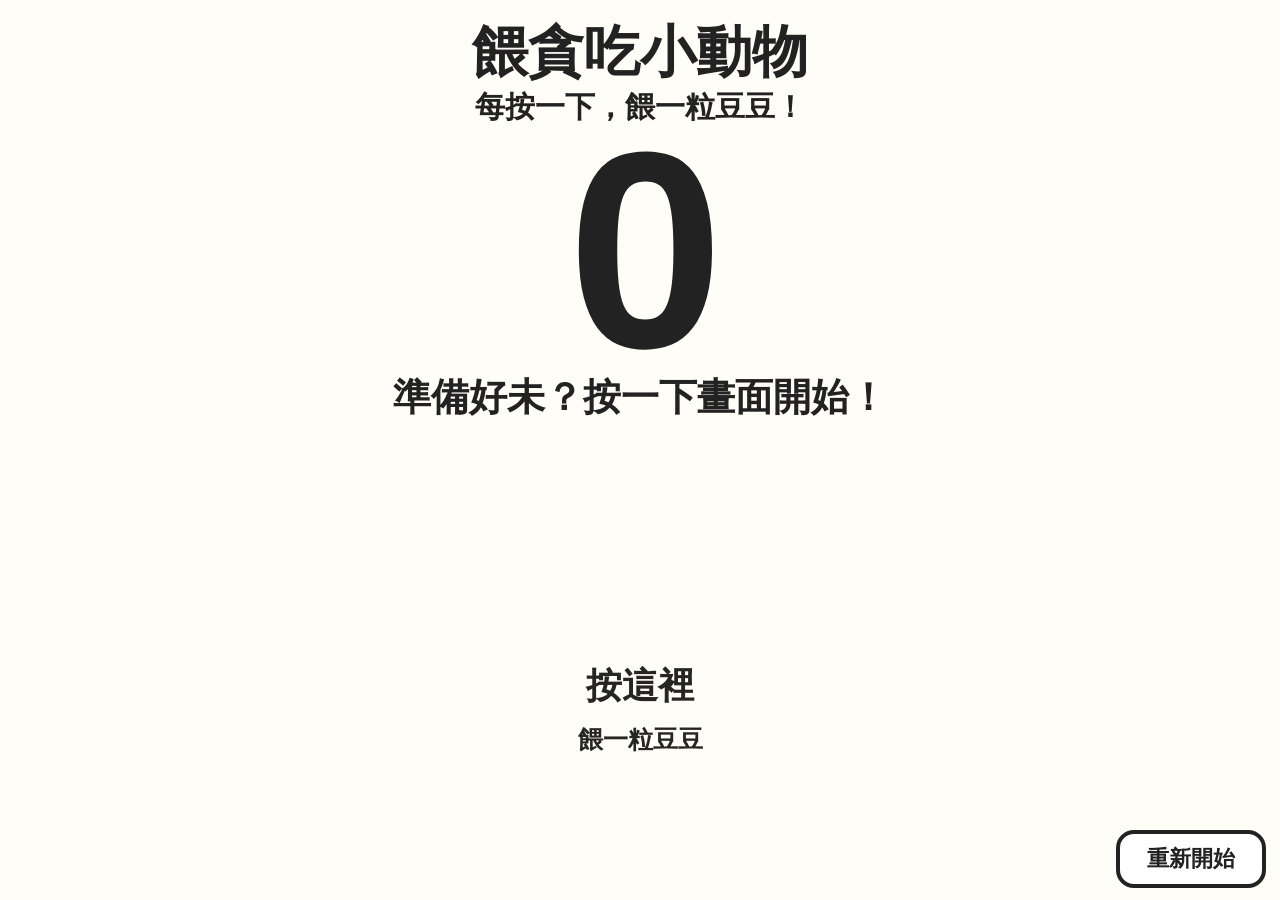
<file: index.html>
<!DOCTYPE html>
<html lang="zh-Hant">
<head>
<meta charset="UTF-8">
<meta name="viewport" content="width=device-width,initial-scale=1,maximum-scale=1,user-scalable=no">
<title>餵貪吃小動物・數數遊戲</title>
<link rel="stylesheet" href="style.css">
</head>
<body>
<main id="game">
<header><div class="title">餵貪吃小動物</div><div class="subtitle">每按一下，餵一粒豆豆！</div></header>
<section class="count-area" aria-live="polite"><div id="count" class="count">0</div><div id="message" class="message">準備好未？按一下畫面開始！</div></section>
<section id="dots" class="dots" aria-label="數量圓點"></section>
<button id="feedButton" class="feed-button" type="button" aria-label="餵一粒豆豆"><span class="button-number">按這裡</span><span class="button-hint">餵一粒豆豆</span></button>
<button id="resetButton" class="reset-button" type="button">重新開始</button>
</main>
<div id="celebration" class="celebration" aria-hidden="true"><div class="celebration-card"><div class="celebration-number" id="celebrationNumber">10</div><div class="celebration-text" id="celebrationText">好叻！數到 10！</div><div class="celebration-hint">再按一下，就會繼續數 11。</div></div></div>
<script src="script.js"></script>
</body>
</html>
</file>
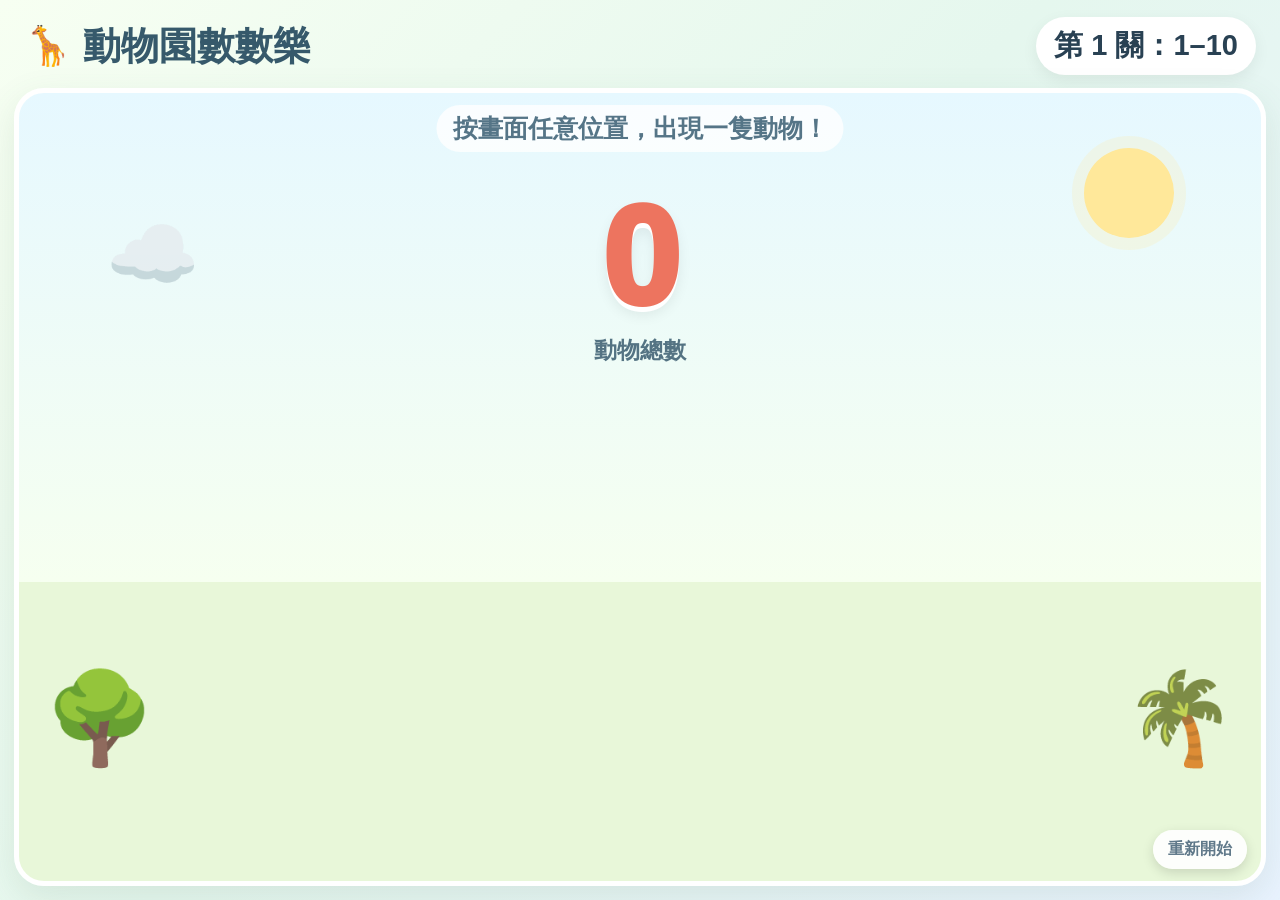
<file: 動物園數數樂_1-20_廣東話互動遊戲.html>
<!DOCTYPE html>
<html lang="zh-HK">
<head>
<meta charset="UTF-8">
<meta name="viewport" content="width=device-width, initial-scale=1.0, user-scalable=no">
<title>動物園數數樂｜1–20 廣東話互動遊戲</title>
<style>
*{box-sizing:border-box;-webkit-tap-highlight-color:transparent}
html,body{margin:0;width:100%;height:100%;overflow:hidden}
body{font-family:"Noto Sans TC","Microsoft JhengHei",sans-serif;background:linear-gradient(135deg,#f7fff2,#e5f7ee 48%,#e9f3ff);color:#294153;touch-action:manipulation}
#game{height:100dvh;display:flex;flex-direction:column;padding:14px;gap:10px}
.top{display:flex;align-items:center;justify-content:space-between;gap:10px;min-height:64px;padding:0 10px}
.title{font-size:clamp(23px,3vw,40px);font-weight:1000;color:#36596b}
.level{font-size:clamp(18px,2.3vw,29px);font-weight:900;background:#fff;border-radius:999px;padding:9px 18px;box-shadow:0 5px 16px #00000010;white-space:nowrap}
.play{position:relative;flex:1;min-height:0;border:5px solid #fff;border-radius:30px;background:linear-gradient(180deg,#e6f8ff 0%,#f6fff0 62%,#e8f7d9 62%,#e8f7d9 100%);box-shadow:0 12px 35px #52745b20;overflow:hidden;cursor:pointer;user-select:none;touch-action:manipulation}
.sun{position:absolute;right:7%;top:7%;width:clamp(55px,7vw,90px);height:clamp(55px,7vw,90px);border-radius:50%;background:#ffe89a;box-shadow:0 0 0 12px #ffe89a35}
.cloud{position:absolute;top:15%;left:7%;font-size:clamp(38px,6vw,75px);opacity:.75;pointer-events:none}
.tree{position:absolute;bottom:14%;font-size:clamp(52px,7vw,90px);opacity:.9;pointer-events:none}
.tree.left{left:2%}.tree.right{right:2%}
.hint{position:absolute;top:12px;left:50%;transform:translateX(-50%);z-index:3;font-size:clamp(15px,2vw,25px);font-weight:800;color:#557587;background:#ffffffc9;padding:7px 16px;border-radius:999px;white-space:nowrap;pointer-events:none}
.number{position:absolute;top:13%;left:50%;transform:translateX(-50%);font-size:clamp(74px,12vw,140px);line-height:.9;font-weight:1000;color:#ed745f;text-shadow:0 5px 0 #fff,0 8px 14px #00000013;z-index:2;pointer-events:none}
.counterLabel{position:absolute;top:calc(13% + clamp(80px,12vw,140px));left:50%;transform:translateX(-50%);font-size:clamp(15px,1.8vw,23px);font-weight:900;color:#547383;white-space:nowrap;z-index:2;pointer-events:none}
.animals{position:absolute;inset:0;overflow:hidden;pointer-events:none}
.animalHead{position:absolute;transform:translate(-50%,-50%);font-size:clamp(48px,6.5vw,84px);line-height:1;filter:drop-shadow(0 4px 3px #00000018);animation:pop .18s ease-out;user-select:none}
@keyframes pop{from{transform:translate(-50%,-50%) scale(.25)}to{transform:translate(-50%,-50%) scale(1)}}
.reset{position:absolute;right:14px;bottom:12px;z-index:5;border:0;background:#ffffffed;color:#60798a;font-size:16px;font-weight:900;border-radius:999px;padding:9px 15px;box-shadow:0 4px 12px #0002;cursor:pointer}
.overlay{position:absolute;inset:0;background:#fffdf5ed;display:none;flex-direction:column;align-items:center;justify-content:center;text-align:center;z-index:4;pointer-events:none}
.overlay.show{display:flex}
.celebrate{font-size:clamp(65px,10vw,125px)}
.bigmsg{font-size:clamp(40px,6vw,75px);font-weight:1000;color:#ed745f}
.submsg{font-size:clamp(20px,2.7vw,33px);font-weight:800;color:#60798a;margin-top:8px}
@media(max-width:600px){#game{padding:7px;gap:6px}.top{padding:0 4px;min-height:54px}.hint{top:8px}.animalHead{font-size:clamp(42px,10vw,72px)}.number{top:17%}.counterLabel{top:calc(17% + clamp(78px,12vw,110px))}}
</style>
</head>
<body>
<div id="game">
  <div class="top">
    <div class="title">🦒 動物園數數樂</div>
    <div class="level" id="level">第 1 關：1–10</div>
  </div>
  <div class="play" id="play" aria-label="動物園互動區">
    <div class="sun"></div>
    <div class="cloud">☁️</div>
    <div class="tree left">🌳</div><div class="tree right">🌴</div>
    <div class="hint" id="hint">按畫面任意位置，出現一隻動物！</div>
    <div class="number" id="number">0</div>
    <div class="counterLabel">動物總數</div>
    <div class="animals" id="animals"></div>
    <div class="overlay" id="overlay">
      <div class="celebrate">🎉🦁🐵</div>
      <div class="bigmsg" id="bigmsg">20 隻動物！</div>
      <div class="submsg" id="submsg">你完成動物園數數了！</div>
    </div>
    <button class="reset" id="reset">重新開始</button>
  </div>
</div>
<script>
const play=document.getElementById('play');
const numberEl=document.getElementById('number');
const animalsEl=document.getElementById('animals');
const level=document.getElementById('level');
const overlay=document.getElementById('overlay');
const bigmsg=document.getElementById('bigmsg');
const submsg=document.getElementById('submsg');
const reset=document.getElementById('reset');

let count=0, waitingFor11=false, finished=false, audioCtx=null;
let animalTypeIndex=0;
const animalTypes=[
  {name:"獅子",head:"🦁",voice:"獅子"},
  {name:"猴子",head:"🐵",voice:"猴子"},
  {name:"熊貓",head:"🐼",voice:"熊貓"},
  {name:"老虎",head:"🐯",voice:"老虎"},
  {name:"青蛙",head:"🐸",voice:"青蛙"},
  {name:"兔子",head:"🐰",voice:"兔子"},
  {name:"狐狸",head:"🦊",voice:"狐狸"},
  {name:"河馬",head:"🦛",voice:"河馬"},
  {name:"熊",head:"🐻",voice:"熊"},
  {name:"企鵝",head:"🐧",voice:"企鵝"}
];
const spoken={1:"一",2:"二",3:"三",4:"四",5:"五",6:"六",7:"七",8:"八",9:"九",10:"十",11:"十一",12:"十二",13:"十三",14:"十四",15:"十五",16:"十六",17:"十七",18:"十八",19:"十九",20:"二十"};

function speak(text){
  if(!window.speechSynthesis)return;
  speechSynthesis.cancel();
  const u=new SpeechSynthesisUtterance(text);
  u.lang="zh-HK";u.rate=.84;u.pitch=1.04;
  const voices=speechSynthesis.getVoices();
  const v=voices.find(x=>/zh-HK|yue|Cantonese/i.test(x.lang+" "+x.name));
  if(v)u.voice=v;
  speechSynthesis.speak(u);
}
function playEatingSound(){
  try{
    const C=window.AudioContext||window.webkitAudioContext;if(!C)return;
    if(!audioCtx)audioCtx=new C();
    if(audioCtx.state==="suspended")audioCtx.resume();
    const now=audioCtx.currentTime;
    [0,.1].forEach((off,i)=>{
      const osc=audioCtx.createOscillator(),gain=audioCtx.createGain(),filter=audioCtx.createBiquadFilter();
      osc.type="triangle";osc.frequency.setValueAtTime(i?390:520,now+off);osc.frequency.exponentialRampToValueAtTime(i?190:250,now+off+.075);
      filter.type="lowpass";filter.frequency.setValueAtTime(1500,now+off);
      gain.gain.setValueAtTime(.0001,now+off);gain.gain.exponentialRampToValueAtTime(.1,now+off+.012);gain.gain.exponentialRampToValueAtTime(.0001,now+off+.09);
      osc.connect(filter);filter.connect(gain);gain.connect(audioCtx.destination);osc.start(now+off);osc.stop(now+off+.095);
    });
  }catch(e){}
}
function getAnimalType(){
  // Use one animal species for the entire 1–20 round, then choose a new species after reset.
  return animalTypes[animalTypeIndex];
}
function render(){
  numberEl.textContent=count;
  level.textContent=count<=10?"第 1 關：1–10":"第 2 關：11–20";
}
function addAnimalAt(x,y){
  const type=getAnimalType();
  const head=document.createElement("span");
  head.className="animalHead";
  head.textContent=type.head;
  head.setAttribute("aria-label",type.name);
  head.style.left=x+"px";head.style.top=y+"px";
  animalsEl.appendChild(head);
}
function feed(x,y){
  if(finished)return;
  playEatingSound();
  if(waitingFor11){
    waitingFor11=false;overlay.classList.remove("show");count=11;
    addAnimalAt(x,y);render();speak(spoken[11]);return;
  }
  count++;
  addAnimalAt(x,y);
  render();
  speak(spoken[count]);
  if(count===10)waitingFor11=true;
  if(count===20){
    finished=true;
    setTimeout(()=>{
      overlay.classList.add("show");
      bigmsg.textContent="20 隻動物！";
      submsg.textContent="太叻啦！你完成數數遊戲 🎉";
      speak("二十隻動物，太叻啦，完成數數遊戲！");
    },300);
  }
}
play.addEventListener("pointerdown",e=>{
  if(e.target===reset)return;
  const r=play.getBoundingClientRect();
  const x=Math.max(55,Math.min(r.width-55,e.clientX-r.left));
  const y=Math.max(105,Math.min(r.height-55,e.clientY-r.top));
  feed(x,y);
});
reset.addEventListener("pointerdown",e=>{
  e.stopPropagation();if(window.speechSynthesis)speechSynthesis.cancel();
  count=0;waitingFor11=false;finished=false;animalsEl.innerHTML="";overlay.classList.remove("show");
  animalTypeIndex=(animalTypeIndex+1)%animalTypes.length;
  render();
});
speechSynthesis.getVoices();render();
</script>
</body>
</html>
</file>
<file: style.css>
*{box-sizing:border-box}
html,body{margin:0;width:100%;height:100%;overflow:hidden;font-family:Arial,"Noto Sans TC",sans-serif;background:#fffdf7;color:#222}
body{touch-action:manipulation}
#game{width:100%;height:100dvh;min-height:100vh;display:flex;flex-direction:column;align-items:center;position:relative}
header{width:100%;text-align:center;padding:clamp(12px,2.5vh,28px) 12px 4px;pointer-events:none}
.title{font-size:clamp(28px,5vw,56px);font-weight:900;line-height:1.05}
.subtitle{margin-top:6px;font-size:clamp(18px,3vw,30px);font-weight:700}
.count-area{text-align:center;margin-top:clamp(4px,1vh,12px);pointer-events:none}
.count{font-size:clamp(130px,24vw,280px);font-weight:900;line-height:.78;letter-spacing:-.04em}
.message{min-height:1.4em;margin-top:12px;font-size:clamp(22px,3.5vw,38px);font-weight:800}
.dots{width:min(94vw,1100px);min-height:92px;margin:12px auto 8px;padding:12px 10px;display:flex;flex-wrap:wrap;justify-content:center;align-content:flex-start;gap:11px;pointer-events:none}
.dot{width:clamp(25px,3.3vw,44px);height:clamp(25px,3.3vw,44px);border-radius:50%;background:#222;border:3px solid #111;flex:0 0 auto}
.feed-button{position:absolute;inset:0;z-index:1;width:100%;height:100%;border:0;background:transparent;cursor:pointer;-webkit-tap-highlight-color:transparent}
.feed-button:focus-visible{outline:7px solid #1769ff;outline-offset:-10px}
.button-number,.button-hint{position:absolute;left:50%;transform:translateX(-50%);opacity:.85;pointer-events:none}
.button-number{bottom:21%;font-size:clamp(22px,3vw,36px);font-weight:900}
.button-hint{bottom:16%;font-size:clamp(16px,2.2vw,25px);font-weight:700}
.reset-button{position:absolute;z-index:3;right:14px;bottom:12px;min-width:150px;min-height:58px;border:4px solid #222;border-radius:18px;background:#fff;color:#222;font-size:22px;font-weight:900;cursor:pointer}
.celebration{position:fixed;inset:0;z-index:5;display:flex;align-items:center;justify-content:center;background:rgba(255,255,255,.92);opacity:0;pointer-events:none;transition:opacity .18s ease}
.celebration.show{opacity:1;pointer-events:auto}
.celebration-card{width:min(90vw,760px);padding:42px 28px;text-align:center;border:8px solid #222;border-radius:32px;background:#fff}
.celebration-number{font-size:clamp(110px,22vw,230px);font-weight:900;line-height:.8}
.celebration-text{margin-top:24px;font-size:clamp(30px,6vw,58px);font-weight:900}
.celebration-hint{margin-top:20px;font-size:clamp(20px,3.5vw,32px);font-weight:700}
@media(max-height:700px){header{padding-top:7px}.title{font-size:28px}.subtitle{font-size:17px}.count{font-size:clamp(105px,20vw,190px)}.message{font-size:20px;margin-top:5px}.dots{min-height:64px;margin-top:5px;gap:7px}.dot{width:22px;height:22px;border-width:2px}.button-number{bottom:13%}.button-hint{bottom:8%}}
</file>
